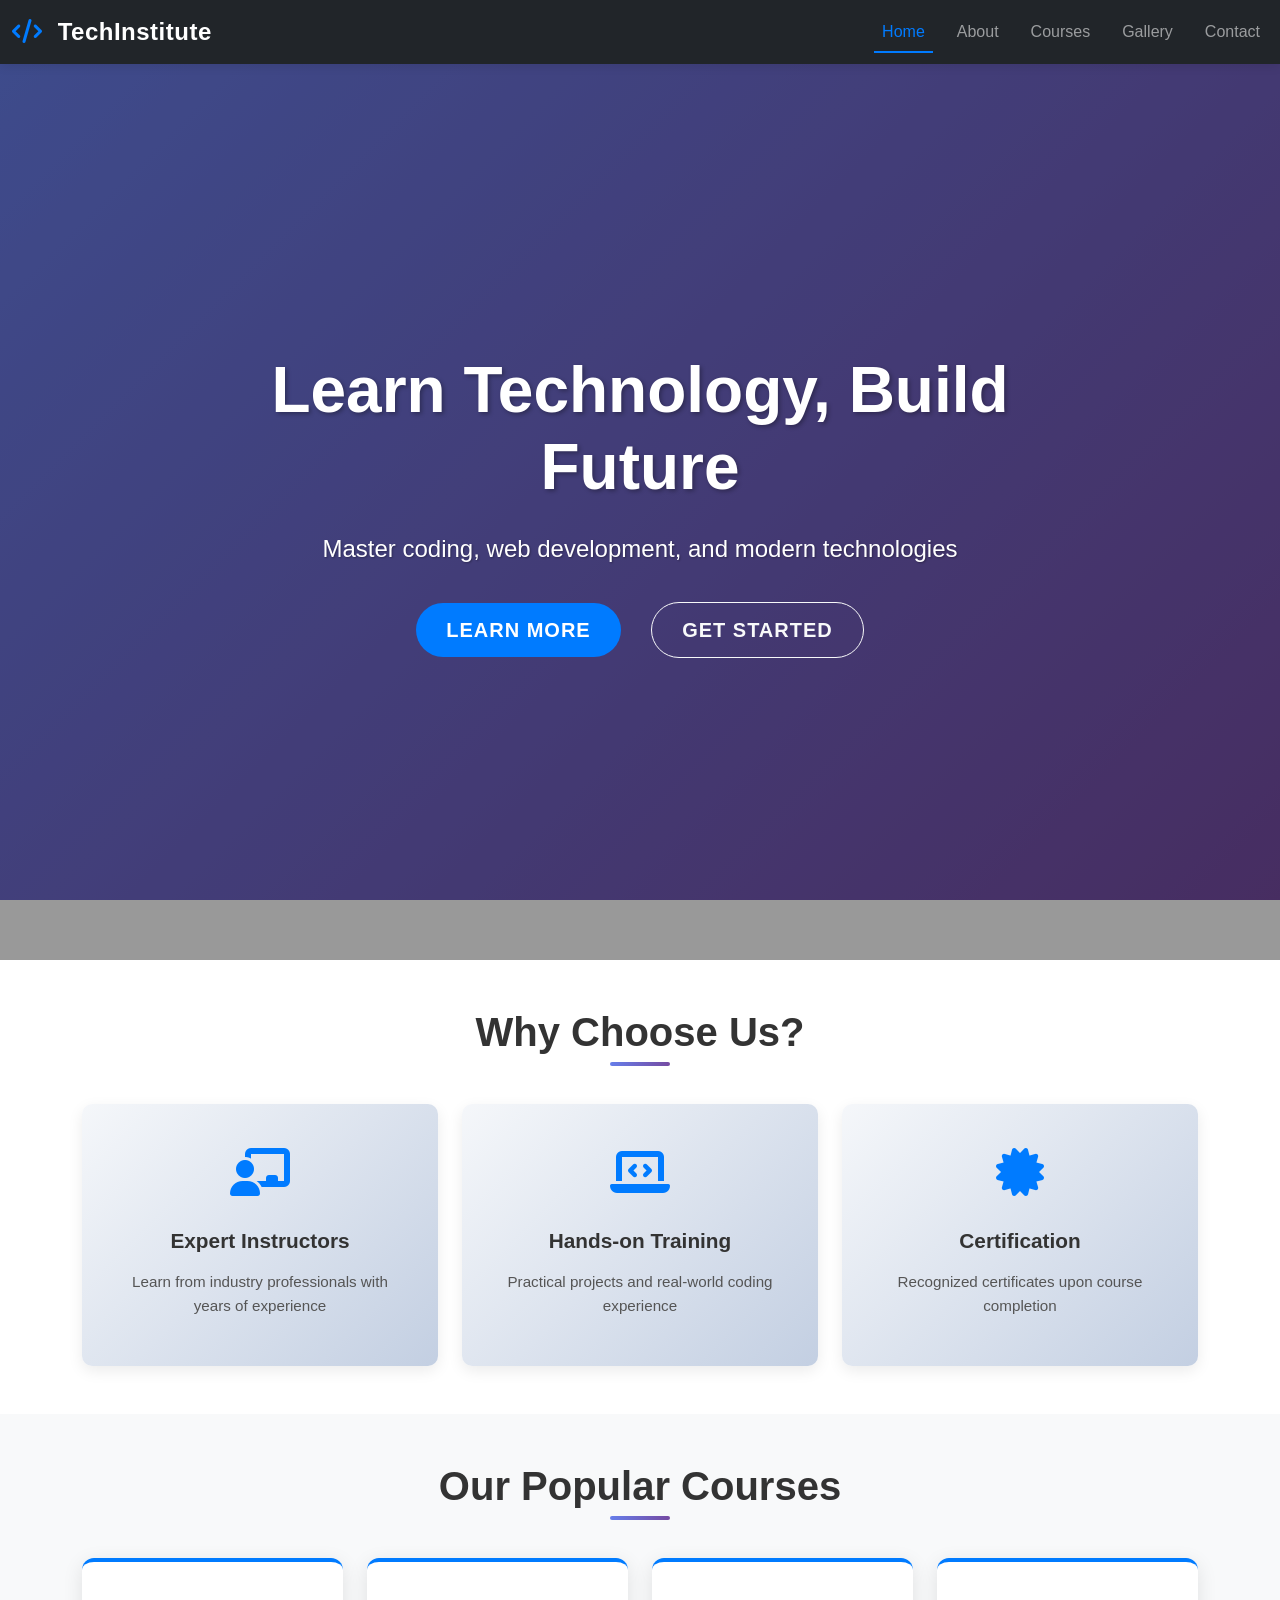
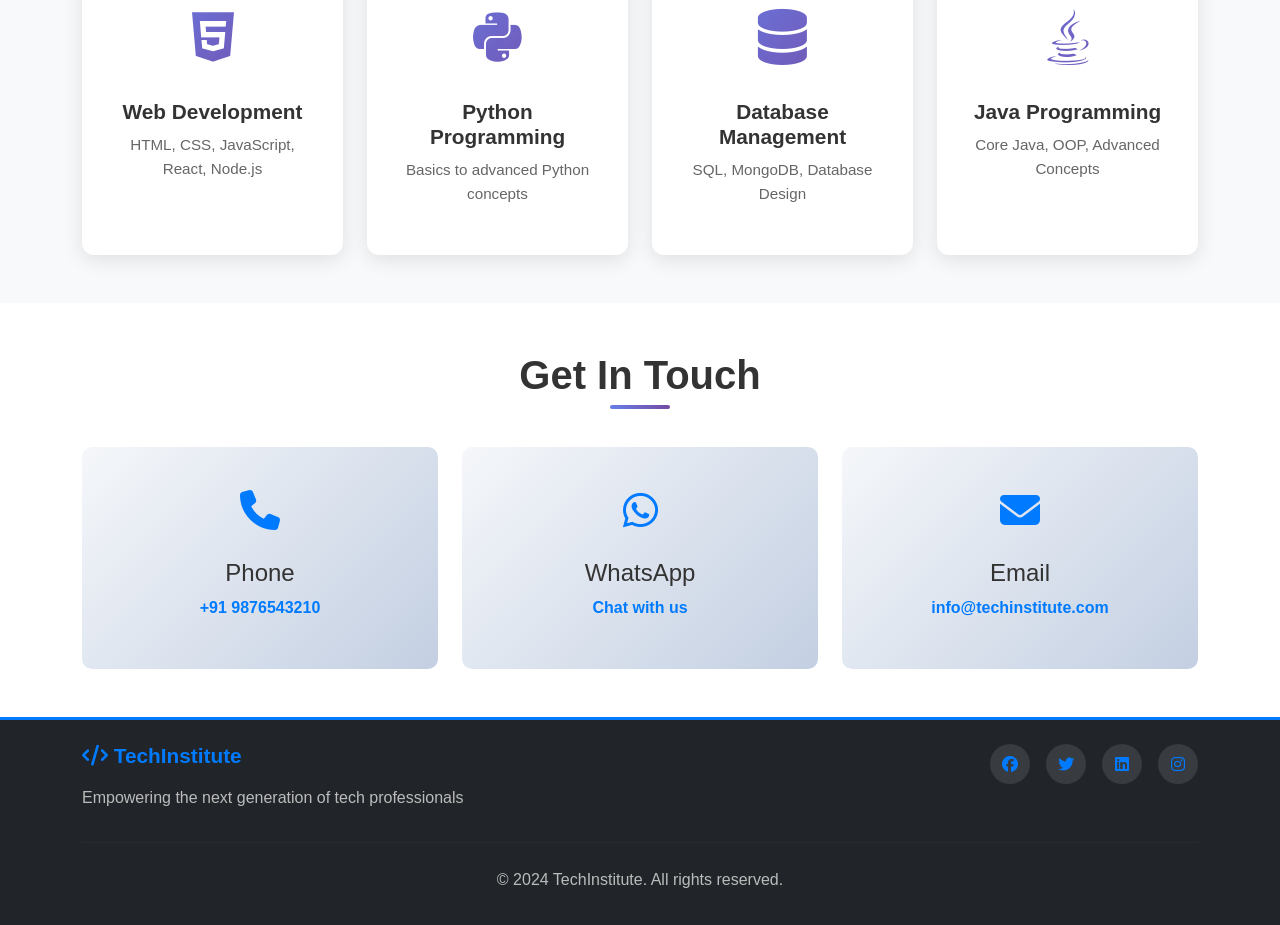
<file: index.html>
<!DOCTYPE html>
<html lang="en">
<head>
    <meta charset="UTF-8">
    <meta name="viewport" content="width=device-width, initial-scale=1.0">
    <meta name="description" content="TechInstitute - Learn coding, web development, and modern technologies. Join 5000+ students for industry-relevant training with expert instructors.">
    <meta name="keywords" content="coding course, web development, programming training, computer institute, online learning">
    <meta name="author" content="TechInstitute">
    <meta name="robots" content="index, follow">
    <meta property="og:title" content="TechInstitute - Learn, Code, Excel">
    <meta property="og:description" content="Master coding and web development with TechInstitute. Expert instructors, hands-on training, and job placement support.">
    <meta property="og:type" content="website">
    <meta property="og:url" content="https://techinstitute.com/">
    <meta name="twitter:card" content="summary_large_image">
    <meta name="twitter:title" content="TechInstitute - Learn, Code, Excel">
    <meta name="twitter:description" content="Master coding and web development with industry experts">
    <link rel="canonical" href="https://techinstitute.com/index.html">
    <title>TechInstitute - Learn, Code, Excel | Best Coding Courses</title>
    <link href="https://cdn.jsdelivr.net/npm/bootstrap@5.3.0/dist/css/bootstrap.min.css" rel="stylesheet">
    <link rel="stylesheet" href="https://cdnjs.cloudflare.com/ajax/libs/font-awesome/6.4.0/css/all.min.css">
    <link rel="stylesheet" href="css/style.css">
</head>
<body>
    <!-- Navigation -->
    <nav class="navbar navbar-expand-lg navbar-dark bg-dark fixed-top">
        <div class="container-fluid">
            <a class="navbar-brand fw-bold" href="index.html">
                <i class="fas fa-code"></i> TechInstitute
            </a>
            <button class="navbar-toggler" type="button" data-bs-toggle="collapse" data-bs-target="#navbarNav">
                <span class="navbar-toggler-icon"></span>
            </button>
            <div class="collapse navbar-collapse" id="navbarNav">
                <ul class="navbar-nav ms-auto">
                    <li class="nav-item">
                        <a class="nav-link active" href="index.html">Home</a>
                    </li>
                    <li class="nav-item">
                        <a class="nav-link" href="about.html">About</a>
                    </li>
                    <li class="nav-item">
                        <a class="nav-link" href="courses.html">Courses</a>
                    </li>
                    <li class="nav-item">
                        <a class="nav-link" href="gallery.html">Gallery</a>
                    </li>
                    <li class="nav-item">
                        <a class="nav-link" href="contact.html">Contact</a>
                    </li>
                </ul>
            </div>
        </div>
    </nav>

    <!-- Hero Section -->
    <section class="hero-section">
        <div class="hero-overlay"></div>
        <div class="hero-content">
            <h1 class="display-4 fw-bold mb-4 animate-in">Learn Technology, Build Future</h1>
            <p class="lead mb-4 animate-in">Master coding, web development, and modern technologies</p>
            <div class="animate-in">
                <a href="about.html" class="btn btn-primary btn-lg me-3">Learn More</a>
                <a href="contact.html" class="btn btn-outline-light btn-lg">Get Started</a>
            </div>
        </div>
    </section>

    <!-- Features Section -->
    <section class="features-section py-5">
        <div class="container">
            <h2 class="text-center mb-5 section-title">Why Choose Us?</h2>
            <div class="row g-4">
                <div class="col-md-4">
                    <div class="feature-card">
                        <div class="feature-icon">
                            <i class="fas fa-chalkboard-user"></i>
                        </div>
                        <h3>Expert Instructors</h3>
                        <p>Learn from industry professionals with years of experience</p>
                    </div>
                </div>
                <div class="col-md-4">
                    <div class="feature-card">
                        <div class="feature-icon">
                            <i class="fas fa-laptop-code"></i>
                        </div>
                        <h3>Hands-on Training</h3>
                        <p>Practical projects and real-world coding experience</p>
                    </div>
                </div>
                <div class="col-md-4">
                    <div class="feature-card">
                        <div class="feature-icon">
                            <i class="fas fa-certificate"></i>
                        </div>
                        <h3>Certification</h3>
                        <p>Recognized certificates upon course completion</p>
                    </div>
                </div>
            </div>
        </div>
    </section>

    <!-- Courses Section -->
    <section class="courses-section py-5 bg-light">
        <div class="container">
            <h2 class="text-center mb-5 section-title">Our Popular Courses</h2>
            <div class="row g-4">
                <div class="col-md-6 col-lg-3">
                    <div class="course-card">
                        <div class="course-icon"><i class="fab fa-html5"></i></div>
                        <h4>Web Development</h4>
                        <p>HTML, CSS, JavaScript, React, Node.js</p>
                    </div>
                </div>
                <div class="col-md-6 col-lg-3">
                    <div class="course-card">
                        <div class="course-icon"><i class="fab fa-python"></i></div>
                        <h4>Python Programming</h4>
                        <p>Basics to advanced Python concepts</p>
                    </div>
                </div>
                <div class="col-md-6 col-lg-3">
                    <div class="course-card">
                        <div class="course-icon"><i class="fas fa-database"></i></div>
                        <h4>Database Management</h4>
                        <p>SQL, MongoDB, Database Design</p>
                    </div>
                </div>
                <div class="col-md-6 col-lg-3">
                    <div class="course-card">
                        <div class="course-icon"><i class="fab fa-java"></i></div>
                        <h4>Java Programming</h4>
                        <p>Core Java, OOP, Advanced Concepts</p>
                    </div>
                </div>
            </div>
        </div>
    </section>

    <!-- Contact Info Section -->
    <section class="contact-preview-section py-5">
        <div class="container">
            <h2 class="text-center mb-5 section-title">Get In Touch</h2>
            <div class="row g-4">
                <div class="col-md-4 text-center">
                    <div class="contact-item">
                        <div class="contact-icon">
                            <i class="fas fa-phone"></i>
                        </div>
                        <h4>Phone</h4>
                        <p><a href="tel:+919876543210">+91 9876543210</a></p>
                    </div>
                </div>
                <div class="col-md-4 text-center">
                    <div class="contact-item">
                        <div class="contact-icon">
                            <i class="fab fa-whatsapp"></i>
                        </div>
                        <h4>WhatsApp</h4>
                        <p><a href="https://wa.me/919876543210" target="_blank">Chat with us</a></p>
                    </div>
                </div>
                <div class="col-md-4 text-center">
                    <div class="contact-item">
                        <div class="contact-icon">
                            <i class="fas fa-envelope"></i>
                        </div>
                        <h4>Email</h4>
                        <p><a href="mailto:info@techinstitute.com">info@techinstitute.com</a></p>
                    </div>
                </div>
            </div>
        </div>
    </section>

    <!-- Footer -->
    <footer class="footer bg-dark text-white py-4">
        <div class="container">
            <div class="row">
                <div class="col-md-6">
                    <h5><i class="fas fa-code"></i> TechInstitute</h5>
                    <p>Empowering the next generation of tech professionals</p>
                </div>
                <div class="col-md-6 text-md-end">
                    <div class="social-links">
                        <a href="#" class="social-icon"><i class="fab fa-facebook"></i></a>
                        <a href="#" class="social-icon"><i class="fab fa-twitter"></i></a>
                        <a href="#" class="social-icon"><i class="fab fa-linkedin"></i></a>
                        <a href="#" class="social-icon"><i class="fab fa-instagram"></i></a>
                    </div>
                </div>
            </div>
            <hr>
            <div class="text-center">
                <p>&copy; 2024 TechInstitute. All rights reserved.</p>
            </div>
        </div>
    </footer>

    <script src="https://cdn.jsdelivr.net/npm/bootstrap@5.3.0/dist/js/bootstrap.bundle.min.js"></script>
    <script src="js/script.js"></script>
</body>
</html>
</file>
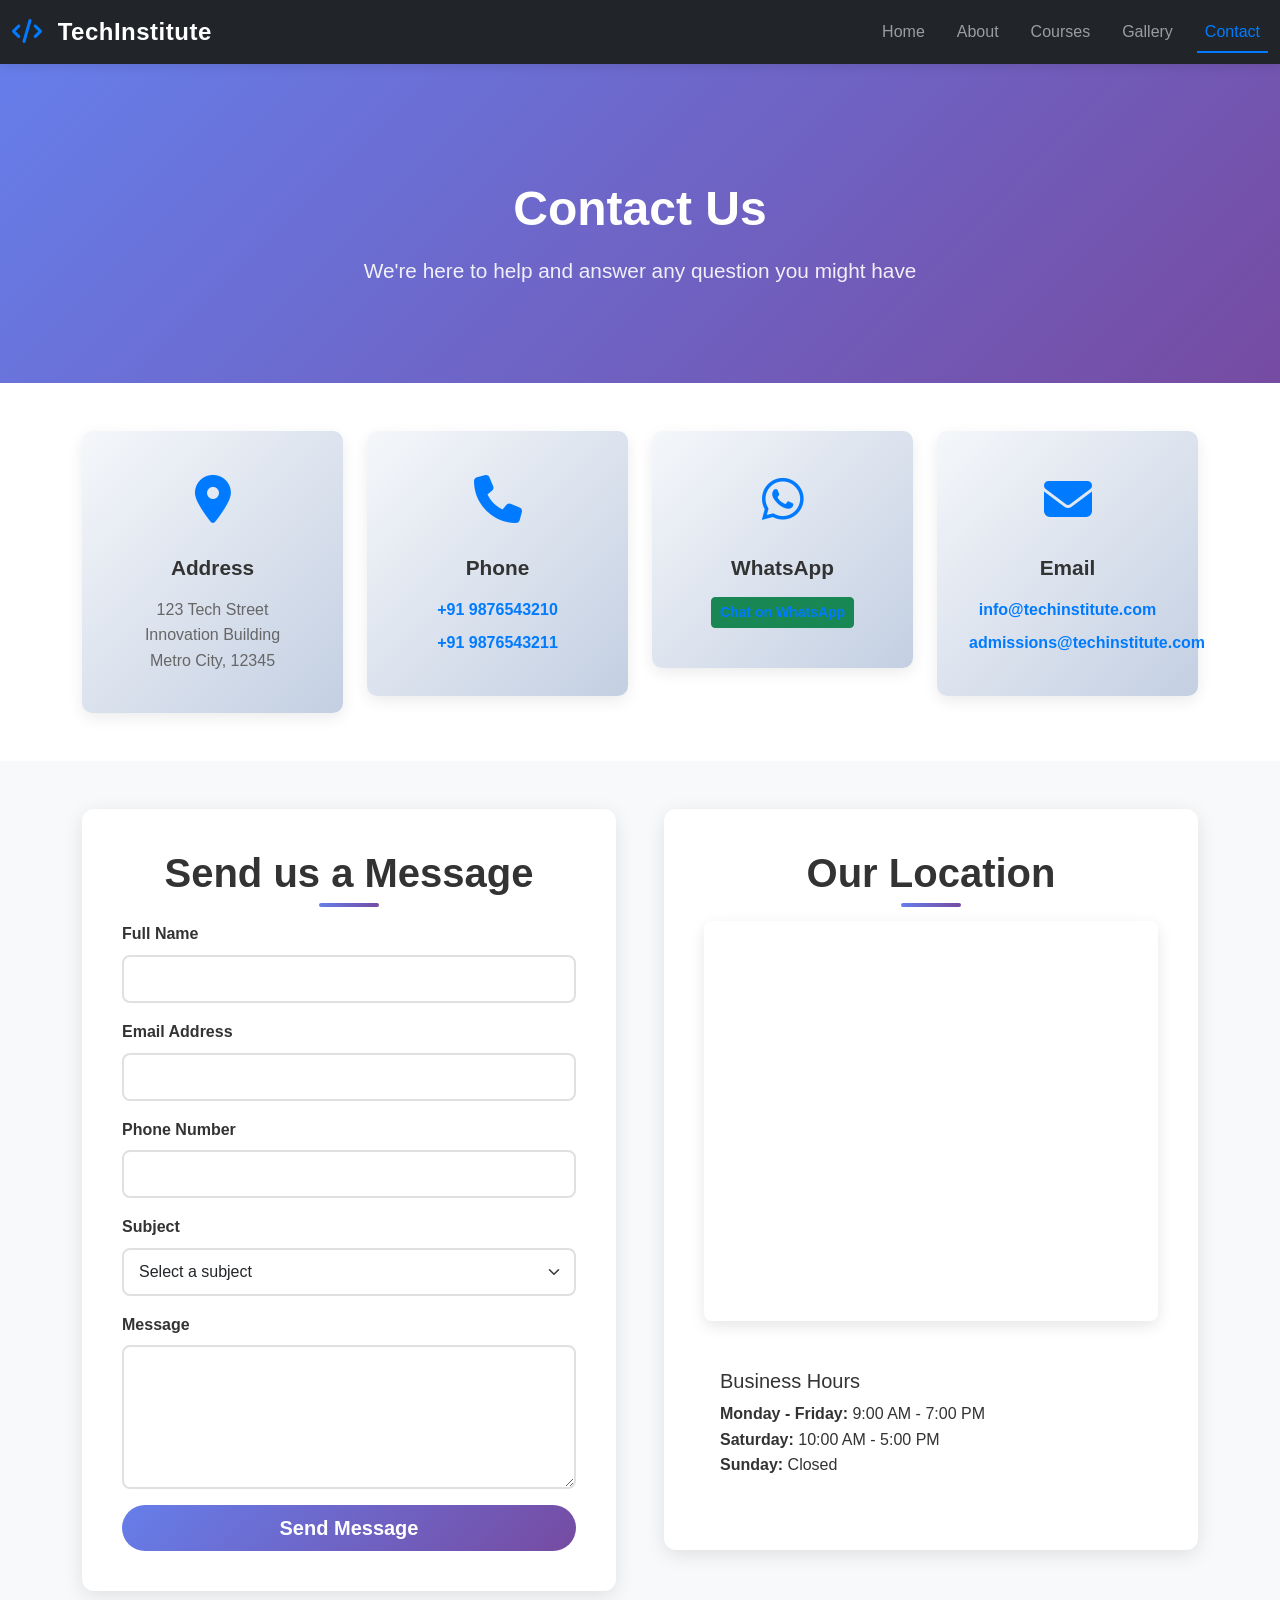
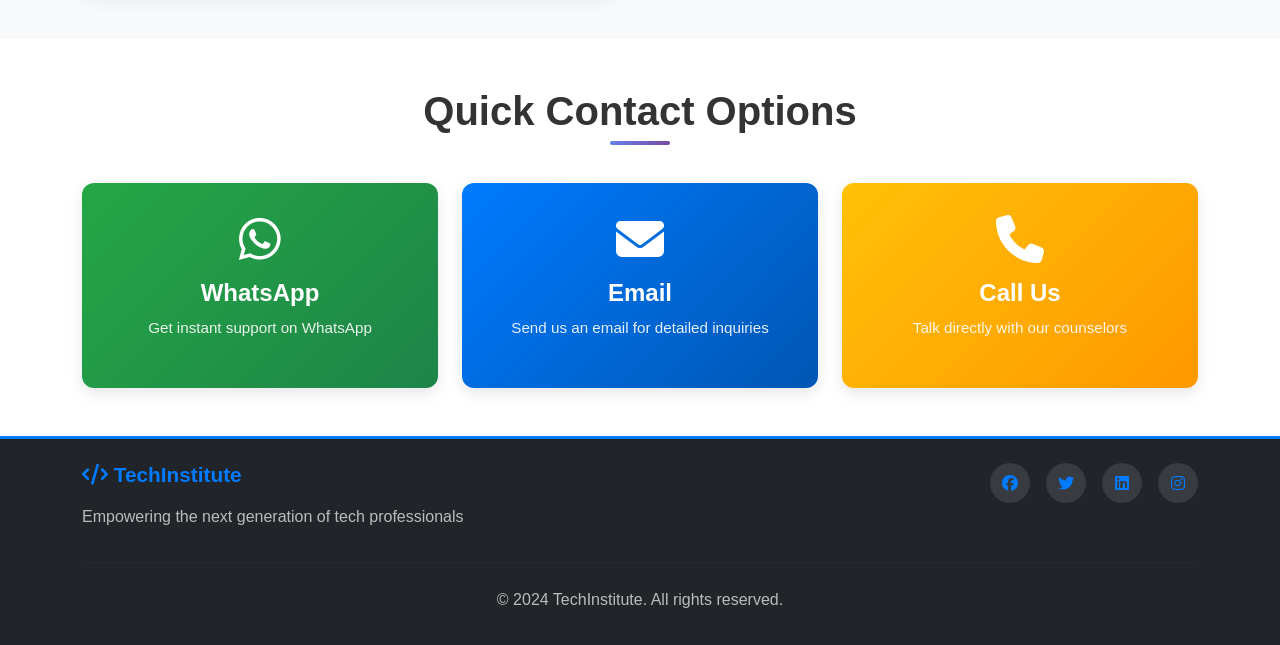
<file: contact.html>
<!DOCTYPE html>
<html lang="en">
<head>
    <meta charset="UTF-8">
    <meta name="viewport" content="width=device-width, initial-scale=1.0">
    <meta name="description" content="Contact TechInstitute - Get in touch for course inquiries, admissions, and support. Call +91 9876543210 or message on WhatsApp.">
    <meta name="keywords" content="contact techinstitute, course inquiry, admission, support, whatsapp">
    <meta name="author" content="TechInstitute">
    <meta name="robots" content="index, follow">
    <meta property="og:title" content="Contact Us - TechInstitute">
    <meta property="og:description" content="Reach out to us for course inquiries and enrollment">
    <meta property="og:type" content="website">
    <meta name="twitter:card" content="summary">
    <link rel="canonical" href="https://techinstitute.com/contact.html">
    <title>Contact TechInstitute | Phone, Email & WhatsApp Support</title>
    <link href="https://cdn.jsdelivr.net/npm/bootstrap@5.3.0/dist/css/bootstrap.min.css" rel="stylesheet">
    <link rel="stylesheet" href="https://cdnjs.cloudflare.com/ajax/libs/font-awesome/6.4.0/css/all.min.css">
    <link rel="stylesheet" href="css/style.css">
</head>
<body>
    <!-- Navigation -->
    <nav class="navbar navbar-expand-lg navbar-dark bg-dark fixed-top">
        <div class="container-fluid">
            <a class="navbar-brand fw-bold" href="index.html">
                <i class="fas fa-code"></i> TechInstitute
            </a>
            <button class="navbar-toggler" type="button" data-bs-toggle="collapse" data-bs-target="#navbarNav">
                <span class="navbar-toggler-icon"></span>
            </button>
            <div class="collapse navbar-collapse" id="navbarNav">
                <ul class="navbar-nav ms-auto">
                    <li class="nav-item">
                        <a class="nav-link" href="index.html">Home</a>
                    </li>
                    <li class="nav-item">
                        <a class="nav-link" href="about.html">About</a>
                    </li>
                    <li class="nav-item">
                        <a class="nav-link" href="courses.html">Courses</a>
                    </li>
                    <li class="nav-item">
                        <a class="nav-link" href="gallery.html">Gallery</a>
                    </li>
                    <li class="nav-item">
                        <a class="nav-link active" href="contact.html">Contact</a>
                    </li>
                </ul>
            </div>
        </div>
    </nav>

    <!-- Page Header -->
    <section class="page-header">
        <h1>Contact Us</h1>
        <p>We're here to help and answer any question you might have</p>
    </section>

    <!-- Contact Information -->
    <section class="contact-info-section py-5">
        <div class="container">
            <div class="row g-4">
                <div class="col-md-6 col-lg-3">
                    <div class="contact-box">
                        <div class="contact-icon-large">
                            <i class="fas fa-map-marker-alt"></i>
                        </div>
                        <h4>Address</h4>
                        <p>123 Tech Street<br>Innovation Building<br>Metro City, 12345</p>
                    </div>
                </div>
                <div class="col-md-6 col-lg-3">
                    <div class="contact-box">
                        <div class="contact-icon-large">
                            <i class="fas fa-phone"></i>
                        </div>
                        <h4>Phone</h4>
                        <p><a href="tel:+919876543210">+91 9876543210</a></p>
                        <p><a href="tel:+919876543211">+91 9876543211</a></p>
                    </div>
                </div>
                <div class="col-md-6 col-lg-3">
                    <div class="contact-box">
                        <div class="contact-icon-large">
                            <i class="fab fa-whatsapp"></i>
                        </div>
                        <h4>WhatsApp</h4>
                        <p><a href="https://wa.me/919876543210" target="_blank" class="btn btn-success btn-sm">Chat on WhatsApp</a></p>
                    </div>
                </div>
                <div class="col-md-6 col-lg-3">
                    <div class="contact-box">
                        <div class="contact-icon-large">
                            <i class="fas fa-envelope"></i>
                        </div>
                        <h4>Email</h4>
                        <p><a href="mailto:info@techinstitute.com">info@techinstitute.com</a></p>
                        <p><a href="mailto:admissions@techinstitute.com">admissions@techinstitute.com</a></p>
                    </div>
                </div>
            </div>
        </div>
    </section>

    <!-- Contact Form & Map -->
    <section class="contact-form-section py-5 bg-light">
        <div class="container">
            <div class="row g-5">
                <!-- Contact Form -->
                <div class="col-lg-6">
                    <div class="form-container">
                        <h2 class="section-title mb-4">Send us a Message</h2>
                        <form id="contactForm">
                            <div class="mb-3">
                                <label for="name" class="form-label">Full Name</label>
                                <input type="text" class="form-control" id="name" name="name" required>
                            </div>
                            <div class="mb-3">
                                <label for="email" class="form-label">Email Address</label>
                                <input type="email" class="form-control" id="email" name="email" required>
                            </div>
                            <div class="mb-3">
                                <label for="phone" class="form-label">Phone Number</label>
                                <input type="tel" class="form-control" id="phone" name="phone" required>
                            </div>
                            <div class="mb-3">
                                <label for="subject" class="form-label">Subject</label>
                                <select class="form-select" id="subject" name="subject" required>
                                    <option value="">Select a subject</option>
                                    <option value="Course Inquiry">Course Inquiry</option>
                                    <option value="Admission">Admission</option>
                                    <option value="Placement">Placement</option>
                                    <option value="Other">Other</option>
                                </select>
                            </div>
                            <div class="mb-3">
                                <label for="message" class="form-label">Message</label>
                                <textarea class="form-control" id="message" name="message" rows="5" required></textarea>
                            </div>
                            <button type="submit" class="btn btn-primary btn-lg w-100">Send Message</button>
                        </form>
                        <div id="formMessage" class="mt-3" style="display:none;"></div>
                    </div>
                </div>

                <!-- Google Maps -->
                <div class="col-lg-6">
                    <div class="map-container">
                        <h2 class="section-title mb-4">Our Location</h2>
                        <iframe src="https://www.google.com/maps/embed?pb=!1m18!1m12!1m3!1d3887.1251015566493!2d77.35901!3d28.55391!2m3!1f0!2f0!3f0!3m2!1i1024!2i768!4f13.1!3m3!1m2!1s0x390ce9d0b6b6b6b7%3A0x1b5b7d7d7d7d7d7d!2sConnaught%20Place%2C%20New%20Delhi%2C%20110001!5e0!3m2!1sen!2sin!4v1234567890" width="100%" height="400" style="border:0; border-radius: 8px;" allowfullscreen="" loading="lazy" referrerpolicy="no-referrer-when-downgrade"></iframe>
                        <div class="mt-4 p-3 bg-white rounded">
                            <h5>Business Hours</h5>
                            <p>
                                <strong>Monday - Friday:</strong> 9:00 AM - 7:00 PM<br>
                                <strong>Saturday:</strong> 10:00 AM - 5:00 PM<br>
                                <strong>Sunday:</strong> Closed
                            </p>
                        </div>
                    </div>
                </div>
            </div>
        </div>
    </section>

    <!-- Quick Contact Options -->
    <section class="quick-contact py-5">
        <div class="container">
            <h2 class="text-center section-title mb-5">Quick Contact Options</h2>
            <div class="row g-4">
                <div class="col-md-4">
                    <div class="quick-contact-card">
                        <a href="https://wa.me/919876543210" target="_blank" class="quick-link whatsapp-link">
                            <i class="fab fa-whatsapp"></i>
                            <h4>WhatsApp</h4>
                            <p>Get instant support on WhatsApp</p>
                        </a>
                    </div>
                </div>
                <div class="col-md-4">
                    <div class="quick-contact-card">
                        <a href="mailto:info@techinstitute.com" class="quick-link email-link">
                            <i class="fas fa-envelope"></i>
                            <h4>Email</h4>
                            <p>Send us an email for detailed inquiries</p>
                        </a>
                    </div>
                </div>
                <div class="col-md-4">
                    <div class="quick-contact-card">
                        <a href="tel:+919876543210" class="quick-link phone-link">
                            <i class="fas fa-phone"></i>
                            <h4>Call Us</h4>
                            <p>Talk directly with our counselors</p>
                        </a>
                    </div>
                </div>
            </div>
        </div>
    </section>

    <!-- Footer -->
    <footer class="footer bg-dark text-white py-4">
        <div class="container">
            <div class="row">
                <div class="col-md-6">
                    <h5><i class="fas fa-code"></i> TechInstitute</h5>
                    <p>Empowering the next generation of tech professionals</p>
                </div>
                <div class="col-md-6 text-md-end">
                    <div class="social-links">
                        <a href="#" class="social-icon"><i class="fab fa-facebook"></i></a>
                        <a href="#" class="social-icon"><i class="fab fa-twitter"></i></a>
                        <a href="#" class="social-icon"><i class="fab fa-linkedin"></i></a>
                        <a href="#" class="social-icon"><i class="fab fa-instagram"></i></a>
                    </div>
                </div>
            </div>
            <hr>
            <div class="text-center">
                <p>&copy; 2024 TechInstitute. All rights reserved.</p>
            </div>
        </div>
    </footer>

    <script src="https://cdn.jsdelivr.net/npm/bootstrap@5.3.0/dist/js/bootstrap.bundle.min.js"></script>
    <script src="js/script.js"></script>
</body>
</html>
</file>
<file: css/style.css>
/* ============================================
   GLOBAL STYLES
   ============================================ */

:root {
    --primary-color: #007bff;
    --secondary-color: #6c757d;
    --success-color: #25a745;
    --danger-color: #dc3545;
    --warning-color: #ffc107;
    --info-color: #17a2b8;
    --light-color: #f8f9fa;
    --dark-color: #343a40;
    --transition: all 0.3s ease-in-out;
}

* {
    margin: 0;
    padding: 0;
    box-sizing: border-box;
}

html {
    scroll-behavior: smooth;
}

body {
    font-family: 'Segoe UI', Tahoma, Geneva, Verdana, sans-serif;
    line-height: 1.6;
    color: #333;
    overflow-x: hidden;
}

/* ============================================
   NAVBAR STYLES
   ============================================ */

.navbar {
    box-shadow: 0 2px 10px rgba(0, 0, 0, 0.1);
    transition: var(--transition);
}

.navbar-brand {
    font-size: 1.5rem;
    letter-spacing: 0.5px;
}

.navbar-brand i {
    margin-right: 8px;
    color: #007bff;
}

.navbar-nav .nav-link {
    margin-left: 1rem;
    transition: var(--transition);
    position: relative;
}

.navbar-nav .nav-link:hover,
.navbar-nav .nav-link.active {
    color: #007bff !important;
}

.navbar-nav .nav-link::after {
    content: '';
    position: absolute;
    bottom: 0;
    left: 0;
    width: 0;
    height: 2px;
    background-color: #007bff;
    transition: width 0.3s ease;
}

.navbar-nav .nav-link:hover::after,
.navbar-nav .nav-link.active::after {
    width: 100%;
}

/* ============================================
   HERO SECTION
   ============================================ */

.hero-section {
    position: relative;
    height: 100vh;
    background: linear-gradient(135deg, #667eea 0%, #764ba2 100%);
    background-attachment: fixed;
    display: flex;
    align-items: center;
    justify-content: center;
    text-align: center;
    color: white;
    margin-top: 60px;
    overflow: hidden;
}

.hero-overlay {
    position: absolute;
    top: 0;
    left: 0;
    right: 0;
    bottom: 0;
    background: rgba(0, 0, 0, 0.4);
    z-index: 1;
}

.hero-content {
    position: relative;
    z-index: 2;
    max-width: 800px;
}

.hero-section h1 {
    font-size: 4rem;
    font-weight: 700;
    margin-bottom: 1.5rem;
    text-shadow: 2px 2px 4px rgba(0, 0, 0, 0.3);
    animation: slideInDown 0.8s ease-out;
}

.hero-section .lead {
    font-size: 1.5rem;
    margin-bottom: 2rem;
    text-shadow: 1px 1px 2px rgba(0, 0, 0, 0.3);
    animation: slideInUp 0.8s ease-out;
}

.animate-in {
    animation: fadeInUp 0.8s ease-out;
}

@keyframes slideInDown {
    from {
        opacity: 0;
        transform: translateY(-30px);
    }
    to {
        opacity: 1;
        transform: translateY(0);
    }
}

@keyframes slideInUp {
    from {
        opacity: 0;
        transform: translateY(30px);
    }
    to {
        opacity: 1;
        transform: translateY(0);
    }
}

@keyframes fadeInUp {
    from {
        opacity: 0;
        transform: translateY(20px);
    }
    to {
        opacity: 1;
        transform: translateY(0);
    }
}

.hero-section .btn {
    font-weight: 600;
    padding: 12px 30px;
    margin: 10px;
    border-radius: 30px;
    transition: var(--transition);
    text-transform: uppercase;
    letter-spacing: 1px;
}

.hero-section .btn-primary {
    background-color: #007bff;
    border: none;
}

.hero-section .btn-primary:hover {
    background-color: #0056b3;
    transform: translateY(-3px);
    box-shadow: 0 10px 20px rgba(0, 123, 255, 0.3);
}

.hero-section .btn-outline-light:hover {
    background-color: white;
    color: #007bff;
    transform: translateY(-3px);
}

/* ============================================
   FEATURES SECTION
   ============================================ */

.features-section {
    background-color: white;
}

.section-title {
    font-size: 2.5rem;
    font-weight: 700;
    color: #333;
    position: relative;
    display: inline-block;
    width: 100%;
    text-align: center;
    margin-bottom: 1rem;
}

.section-title::after {
    content: '';
    position: absolute;
    bottom: -10px;
    left: 50%;
    transform: translateX(-50%);
    width: 60px;
    height: 4px;
    background: linear-gradient(90deg, #667eea, #764ba2);
    border-radius: 2px;
}

.feature-card {
    text-align: center;
    padding: 2rem;
    border-radius: 10px;
    background: linear-gradient(135deg, #f5f7fa 0%, #c3cfe2 100%);
    transition: var(--transition);
    height: 100%;
    box-shadow: 0 5px 15px rgba(0, 0, 0, 0.08);
}

.feature-card:hover {
    transform: translateY(-10px);
    box-shadow: 0 15px 30px rgba(0, 0, 0, 0.15);
}

.feature-icon {
    font-size: 3rem;
    color: #007bff;
    margin-bottom: 1rem;
}

.feature-card h3 {
    font-size: 1.3rem;
    font-weight: 600;
    margin-bottom: 1rem;
}

.feature-card p {
    color: #555;
    font-size: 0.95rem;
}

/* ============================================
   COURSES SECTION
   ============================================ */

.courses-section {
    background-color: #f8f9fa;
}

.course-card {
    background: white;
    border-radius: 12px;
    padding: 2rem;
    text-align: center;
    transition: var(--transition);
    box-shadow: 0 5px 15px rgba(0, 0, 0, 0.08);
    height: 100%;
    border-top: 4px solid #007bff;
}

.course-card:hover {
    transform: translateY(-10px);
    box-shadow: 0 15px 35px rgba(0, 0, 0, 0.2);
}

.course-icon {
    font-size: 3.5rem;
    background: linear-gradient(135deg, #667eea, #764ba2);
    -webkit-background-clip: text;
    -webkit-text-fill-color: transparent;
    background-clip: text;
    margin-bottom: 1rem;
}

.course-card h4 {
    font-size: 1.3rem;
    font-weight: 600;
    margin-bottom: 0.5rem;
}

.course-card p {
    color: #666;
    font-size: 0.95rem;
}

/* ============================================
   CONTACT PREVIEW SECTION
   ============================================ */

.contact-preview-section {
    background: white;
}

.contact-item {
    padding: 2rem;
    background: linear-gradient(135deg, #f5f7fa 0%, #c3cfe2 100%);
    border-radius: 10px;
    transition: var(--transition);
}

.contact-item:hover {
    transform: translateY(-5px);
}

.contact-icon {
    font-size: 2.5rem;
    color: #007bff;
    margin-bottom: 1rem;
}

.contact-item a {
    color: #007bff;
    text-decoration: none;
    font-weight: 600;
    transition: var(--transition);
}

.contact-item a:hover {
    color: #0056b3;
}

/* ============================================
   PAGE HEADER
   ============================================ */

.page-header {
    background: linear-gradient(135deg, #667eea 0%, #764ba2 100%);
    color: white;
    padding: 120px 20px 80px;
    text-align: center;
    margin-top: 60px;
}

.page-header h1 {
    font-size: 3rem;
    font-weight: 700;
    margin-bottom: 1rem;
}

.page-header p {
    font-size: 1.3rem;
    opacity: 0.9;
}

/* ============================================
   ABOUT SECTION
   ============================================ */

.about-section {
    background: white;
}

.about-image {
    overflow: hidden;
    border-radius: 10px;
}

.about-image img {
    transition: var(--transition);
    max-width: 100%;
    height: auto;
}

.about-section:hover .about-image img {
    transform: scale(1.05);
}

.about-section p {
    font-size: 1.05rem;
    line-height: 1.8;
    color: #555;
}

/* ============================================
   MISSION & VISION
   ============================================ */

.mission-vision {
    background-color: #f8f9fa;
}

.mission-card,
.vision-card {
    background: white;
    padding: 2rem;
    border-radius: 10px;
    box-shadow: 0 5px 15px rgba(0, 0, 0, 0.08);
    transition: var(--transition);
    text-align: center;
}

.mission-card:hover,
.vision-card:hover {
    transform: translateY(-10px);
    box-shadow: 0 15px 30px rgba(0, 0, 0, 0.15);
}

.card-icon {
    font-size: 3rem;
    color: #007bff;
    margin-bottom: 1rem;
}

.mission-card h3,
.vision-card h3 {
    font-size: 1.5rem;
    font-weight: 600;
    margin-bottom: 1rem;
    color: #333;
}

.mission-card p,
.vision-card p {
    color: #666;
    line-height: 1.7;
}

/* ============================================
   WHY CHOOSE US
   ============================================ */

.why-choose-us {
    background: white;
}

.why-card {
    background: linear-gradient(135deg, #f5f7fa 0%, #c3cfe2 100%);
    padding: 2rem;
    border-radius: 10px;
    text-align: center;
    transition: var(--transition);
    box-shadow: 0 5px 15px rgba(0, 0, 0, 0.08);
}

.why-card:hover {
    transform: translateY(-10px);
    box-shadow: 0 15px 30px rgba(0, 0, 0, 0.15);
}

.why-icon {
    font-size: 2.5rem;
    color: #007bff;
    margin-bottom: 1rem;
}

.why-card h4 {
    font-size: 1.2rem;
    font-weight: 600;
    margin-bottom: 0.8rem;
}

.why-card p {
    color: #666;
    font-size: 0.95rem;
}

/* ============================================
   STATISTICS SECTION
   ============================================ */

.statistics {
    background: linear-gradient(135deg, #667eea 0%, #764ba2 100%);
}

.statistics h3 {
    font-weight: 700;
    margin-bottom: 0.5rem;
}

.statistics p {
    font-size: 1.1rem;
    opacity: 0.9;
}

/* ============================================
   CTA SECTION
   ============================================ */

.cta-section {
    background-color: #f8f9fa;
    text-align: center;
}

.cta-section .btn {
    border-radius: 30px;
    padding: 12px 40px;
    font-weight: 600;
    transition: var(--transition);
}

.cta-section .btn:hover {
    transform: translateY(-3px);
    box-shadow: 0 10px 25px rgba(0, 0, 0, 0.15);
}

/* ============================================
   CONTACT INFO SECTION
   ============================================ */

.contact-info-section {
    background: white;
}

.contact-box {
    background: linear-gradient(135deg, #f5f7fa 0%, #c3cfe2 100%);
    padding: 2rem;
    border-radius: 10px;
    text-align: center;
    transition: var(--transition);
    box-shadow: 0 5px 15px rgba(0, 0, 0, 0.08);
}

.contact-box:hover {
    transform: translateY(-8px);
    box-shadow: 0 15px 30px rgba(0, 0, 0, 0.15);
}

.contact-icon-large {
    font-size: 3rem;
    color: #007bff;
    margin-bottom: 1rem;
}

.contact-box h4 {
    font-size: 1.3rem;
    font-weight: 600;
    margin-bottom: 1rem;
    color: #333;
}

.contact-box p {
    color: #666;
    margin: 0.5rem 0;
}

.contact-box a {
    color: #007bff;
    text-decoration: none;
    font-weight: 600;
    transition: var(--transition);
}

.contact-box a:hover {
    color: #0056b3;
}

/* ============================================
   CONTACT FORM SECTION
   ============================================ */

.contact-form-section {
    background-color: #f8f9fa;
}

.form-container {
    background: white;
    padding: 2.5rem;
    border-radius: 12px;
    box-shadow: 0 5px 20px rgba(0, 0, 0, 0.1);
}

.form-control,
.form-select {
    border: 2px solid #e0e0e0;
    border-radius: 8px;
    padding: 10px 15px;
    transition: var(--transition);
    font-size: 1rem;
}

.form-control:focus,
.form-select:focus {
    border-color: #007bff;
    box-shadow: 0 0 0 0.2rem rgba(0, 123, 255, 0.25);
}

.form-label {
    font-weight: 600;
    color: #333;
    margin-bottom: 0.5rem;
}

.form-container .btn {
    background: linear-gradient(135deg, #667eea 0%, #764ba2 100%);
    border: none;
    border-radius: 30px;
    font-weight: 600;
    transition: var(--transition);
}

.form-container .btn:hover {
    transform: translateY(-3px);
    box-shadow: 0 10px 25px rgba(102, 126, 234, 0.4);
}

.map-container {
    background: white;
    padding: 2.5rem;
    border-radius: 12px;
    box-shadow: 0 5px 20px rgba(0, 0, 0, 0.1);
}

iframe {
    box-shadow: 0 5px 15px rgba(0, 0, 0, 0.1);
}

/* ============================================
   QUICK CONTACT SECTION
   ============================================ */

.quick-contact {
    background: white;
}

.quick-contact-card {
    height: 100%;
}

.quick-link {
    display: block;
    padding: 2rem;
    border-radius: 12px;
    text-align: center;
    color: white;
    text-decoration: none;
    transition: var(--transition);
    box-shadow: 0 5px 15px rgba(0, 0, 0, 0.1);
}

.whatsapp-link {
    background: linear-gradient(135deg, #25a745 0%, #1e8449 100%);
}

.email-link {
    background: linear-gradient(135deg, #007bff 0%, #0056b3 100%);
}

.phone-link {
    background: linear-gradient(135deg, #ffc107 0%, #ff9800 100%);
}

.quick-link:hover {
    transform: translateY(-10px);
    box-shadow: 0 15px 30px rgba(0, 0, 0, 0.2);
    color: white;
    text-decoration: none;
}

.quick-link i {
    font-size: 3rem;
    margin-bottom: 1rem;
    display: block;
}

.quick-link h4 {
    font-size: 1.5rem;
    font-weight: 600;
    margin-bottom: 0.5rem;
}

.quick-link p {
    font-size: 0.95rem;
    opacity: 0.9;
}

/* ============================================
   FOOTER
   ============================================ */

.footer {
    background-color: #1a1a1a;
    border-top: 3px solid #007bff;
}

.footer h5 {
    font-size: 1.3rem;
    font-weight: 700;
    margin-bottom: 1rem;
    color: #007bff;
}

.footer p {
    color: #bbb;
    margin: 0.5rem 0;
}

.social-links {
    display: flex;
    gap: 1rem;
    justify-content: flex-end;
}

.social-icon {
    display: inline-flex;
    align-items: center;
    justify-content: center;
    width: 40px;
    height: 40px;
    border-radius: 50%;
    background-color: rgba(255, 255, 255, 0.1);
    color: white;
    text-decoration: none;
    transition: var(--transition);
}

.social-icon:hover {
    background-color: #007bff;
    transform: translateY(-5px);
}

.footer hr {
    border-color: rgba(255, 255, 255, 0.1);
    margin: 1.5rem 0;
}

.footer a {
    color: #007bff;
    text-decoration: none;
    transition: var(--transition);
}

.footer a:hover {
    color: #0056b3;
}

/* ============================================
   RESPONSIVE DESIGN
   ============================================ */

@media (max-width: 768px) {
    .hero-section {
        height: auto;
        padding: 80px 20px 60px;
        background-attachment: scroll;
    }

    .hero-section h1 {
        font-size: 2rem;
    }

    .hero-section .lead {
        font-size: 1.1rem;
    }

    .section-title {
        font-size: 1.8rem;
    }

    .navbar-nav .nav-link {
        margin-left: 0;
        padding: 0.5rem 0;
    }

    .page-header h1 {
        font-size: 2rem;
    }

    .page-header p {
        font-size: 1rem;
    }

    .page-header {
        padding: 80px 20px 60px;
    }

    .social-links {
        justify-content: center;
        margin-top: 1rem;
    }

    .form-container,
    .map-container {
        padding: 1.5rem;
    }

    .row {
        margin-bottom: 1rem;
    }
}

@media (max-width: 576px) {
    .hero-section h1 {
        font-size: 1.5rem;
    }

    .hero-section .lead {
        font-size: 1rem;
    }

    .hero-section .btn {
        padding: 10px 20px;
        font-size: 0.9rem;
        margin: 5px;
    }

    .section-title {
        font-size: 1.5rem;
    }

    .feature-card,
    .course-card,
    .contact-item,
    .contact-box {
        padding: 1.5rem;
    }

    .contact-icon,
    .contact-icon-large {
        font-size: 2rem;
    }

    .why-icon {
        font-size: 2rem;
    }

    .quick-link {
        padding: 1.5rem;
    }

    .quick-link i {
        font-size: 2rem;
    }

    .quick-link h4 {
        font-size: 1.2rem;
    }

    .statistics h3 {
        font-size: 1.8rem;
    }
}

/* ============================================
   SMOOTH SCROLL & ANIMATIONS
   ============================================ */

.fade-in {
    animation: fadeIn 0.6s ease-in;
}

@keyframes fadeIn {
    from {
        opacity: 0;
    }
    to {
        opacity: 1;
    }
}

/* Scrollbar Styling */
::-webkit-scrollbar {
    width: 10px;
}

::-webkit-scrollbar-track {
    background: #f1f1f1;
}

::-webkit-scrollbar-thumb {
    background: #007bff;
    border-radius: 5px;
}

::-webkit-scrollbar-thumb:hover {
    background: #0056b3;
}

/* ============================================
   GALLERY SECTION STYLES
   ============================================ */

.gallery-filters {
    background-color: white;
    border-bottom: 2px solid #f0f0f0;
}

.filter-buttons {
    display: flex;
    gap: 10px;
    flex-wrap: wrap;
    justify-content: center;
}

.filter-btn {
    background: linear-gradient(135deg, #f5f7fa 0%, #c3cfe2 100%);
    border: 2px solid transparent;
    padding: 10px 20px;
    border-radius: 25px;
    cursor: pointer;
    font-weight: 600;
    transition: var(--transition);
    color: #333;
}

.filter-btn:hover,
.filter-btn.active {
    background: linear-gradient(135deg, #667eea 0%, #764ba2 100%);
    color: white;
    border-color: #007bff;
}

.gallery-section {
    background: white;
}

.gallery-item {
    animation: fadeIn 0.5s ease;
}

.gallery-card {
    background: white;
    border-radius: 12px;
    overflow: hidden;
    box-shadow: 0 5px 15px rgba(0, 0, 0, 0.1);
    transition: var(--transition);
}

.gallery-card:hover {
    transform: translateY(-10px);
    box-shadow: 0 15px 35px rgba(0, 0, 0, 0.2);
}

.gallery-image {
    position: relative;
    overflow: hidden;
    height: 250px;
}

.gallery-image img {
    width: 100%;
    height: 100%;
    object-fit: cover;
    transition: transform 0.4s ease;
}

.gallery-image a {
    display: block;
}

.gallery-card:hover .gallery-image img {
    transform: scale(1.1);
}

.gallery-overlay {
    position: absolute;
    top: 0;
    left: 0;
    right: 0;
    bottom: 0;
    background: rgba(0, 123, 255, 0.7);
    display: flex;
    align-items: center;
    justify-content: center;
    opacity: 0;
    transition: opacity 0.3s ease;
}

.gallery-image a:hover .gallery-overlay {
    opacity: 1;
}

.gallery-overlay i {
    color: white;
    font-size: 2.5rem;
}

.gallery-info {
    padding: 1.5rem;
    text-align: center;
}

.gallery-info h5 {
    font-size: 1.1rem;
    font-weight: 600;
    margin-bottom: 0.5rem;
    color: #333;
}

.gallery-info p {
    color: #666;
    font-size: 0.9rem;
}

/* ============================================
   COURSE DETAIL STYLES
   ============================================ */

.course-header {
    background: linear-gradient(135deg, #667eea 0%, #764ba2 100%);
    color: white;
    padding: 120px 20px 80px;
    margin-top: 60px;
}

.course-header h1 {
    font-weight: 700;
    margin-bottom: 1.5rem;
}

.course-header .lead {
    font-size: 1.2rem;
    opacity: 0.95;
}

.course-meta {
    display: flex;
    gap: 2rem;
    flex-wrap: wrap;
}

.meta-item {
    display: flex;
    align-items: center;
    font-size: 1.05rem;
}

.course-meta i {
    font-size: 1.5rem;
    margin-right: 0.5rem;
}

.course-details {
    background-color: #f8f9fa;
}

.course-section {
    background: white;
    padding: 2rem;
    border-radius: 12px;
    box-shadow: 0 5px 15px rgba(0, 0, 0, 0.08);
}

.course-section p {
    line-height: 1.8;
    color: #555;
}

.learning-item {
    display: flex;
    align-items: center;
    padding: 0.8rem 0;
    font-size: 1rem;
}

.learning-item i {
    margin-right: 1rem;
    font-size: 1.2rem;
}

.requirements-list {
    list-style: none;
    padding: 0;
}

.requirements-list li {
    padding: 0.8rem 0;
    padding-left: 2rem;
    position: relative;
    color: #555;
}

.requirements-list li:before {
    content: "✓";
    position: absolute;
    left: 0;
    color: #25a745;
    font-weight: bold;
    font-size: 1.3rem;
}

.instructor-card {
    background: linear-gradient(135deg, #f5f7fa 0%, #c3cfe2 100%);
    padding: 2rem;
    border-radius: 10px;
}

.instructor-card h4 {
    font-size: 1.3rem;
    font-weight: 600;
    color: #333;
    margin-bottom: 0.5rem;
}

.sticky-top {
    top: 80px;
}

.course-card {
    background: white;
    border-radius: 12px;
    padding: 2rem;
    box-shadow: 0 5px 20px rgba(0, 0, 0, 0.1);
}

.course-price {
    text-align: center;
    border-bottom: 2px solid #f0f0f0;
    padding-bottom: 1.5rem;
}

.course-price h3 {
    font-size: 2.5rem;
    font-weight: 700;
    color: #007bff;
}

.course-price .text-muted {
    font-size: 1rem;
}

.course-highlights {
    background: #f8f9fa;
    padding: 1.5rem;
    border-radius: 8px;
}

.course-highlights h5 {
    font-weight: 600;
    color: #333;
}

.highlight-item {
    display: flex;
    align-items: center;
    padding: 0.7rem 0;
    color: #555;
}

.highlight-item i {
    margin-right: 1rem;
    color: #007bff;
}

.info-box,
.testimonial-box {
    background: white;
    padding: 2rem;
    border-radius: 12px;
    box-shadow: 0 5px 15px rgba(0, 0, 0, 0.08);
}

.info-box h5,
.testimonial-box h5 {
    font-weight: 600;
    color: #333;
    margin-bottom: 1.5rem;
}

.info-item {
    color: #555;
}

.info-item strong {
    color: #333;
}

.testimonial .stars {
    font-size: 1.1rem;
}

.testimonial p {
    color: #555;
    line-height: 1.8;
}

.breadcrumb-section {
    margin-top: 60px;
}

.breadcrumb {
    margin-bottom: 0;
}

.breadcrumb-item a {
    color: #007bff;
    text-decoration: none;
}

.breadcrumb-item a:hover {
    text-decoration: underline;
}

.accordion-button {
    background-color: #f8f9fa;
    font-weight: 600;
    color: #333;
}

.accordion-button:not(.collapsed) {
    background: linear-gradient(135deg, #667eea 0%, #764ba2 100%);
    color: white;
}

.accordion-body {
    background: #fff;
    padding: 1.5rem;
}

.accordion-body li {
    padding: 0.6rem 0;
    color: #555;
}

.accordion-body .fa-play-circle {
    margin-right: 0.8rem;
}

/* ============================================
   RESPONSIVE GALLERY & COURSE
   ============================================ */

@media (max-width: 768px) {
    .filter-buttons {
        gap: 5px;
    }

    .filter-btn {
        padding: 8px 15px;
        font-size: 0.9rem;
    }

    .gallery-image {
        height: 200px;
    }

    .course-header {
        padding: 80px 20px 60px;
    }

    .course-header h1 {
        font-size: 2rem;
    }

    .course-meta {
        gap: 1rem;
        flex-direction: column;
    }

    .course-details .row {
        margin-bottom: 2rem;
    }

    .sticky-top {
        position: static;
        top: 0;
    }
}

@media (max-width: 576px) {
    .gallery-image {
        height: 150px;
    }

    .course-price h3 {
        font-size: 1.8rem;
    }

    .course-card,
    .info-box,
    .testimonial-box {
        padding: 1.5rem;
    }

    .filter-btn {
        padding: 6px 12px;
        font-size: 0.85rem;
    }
}
</file>
